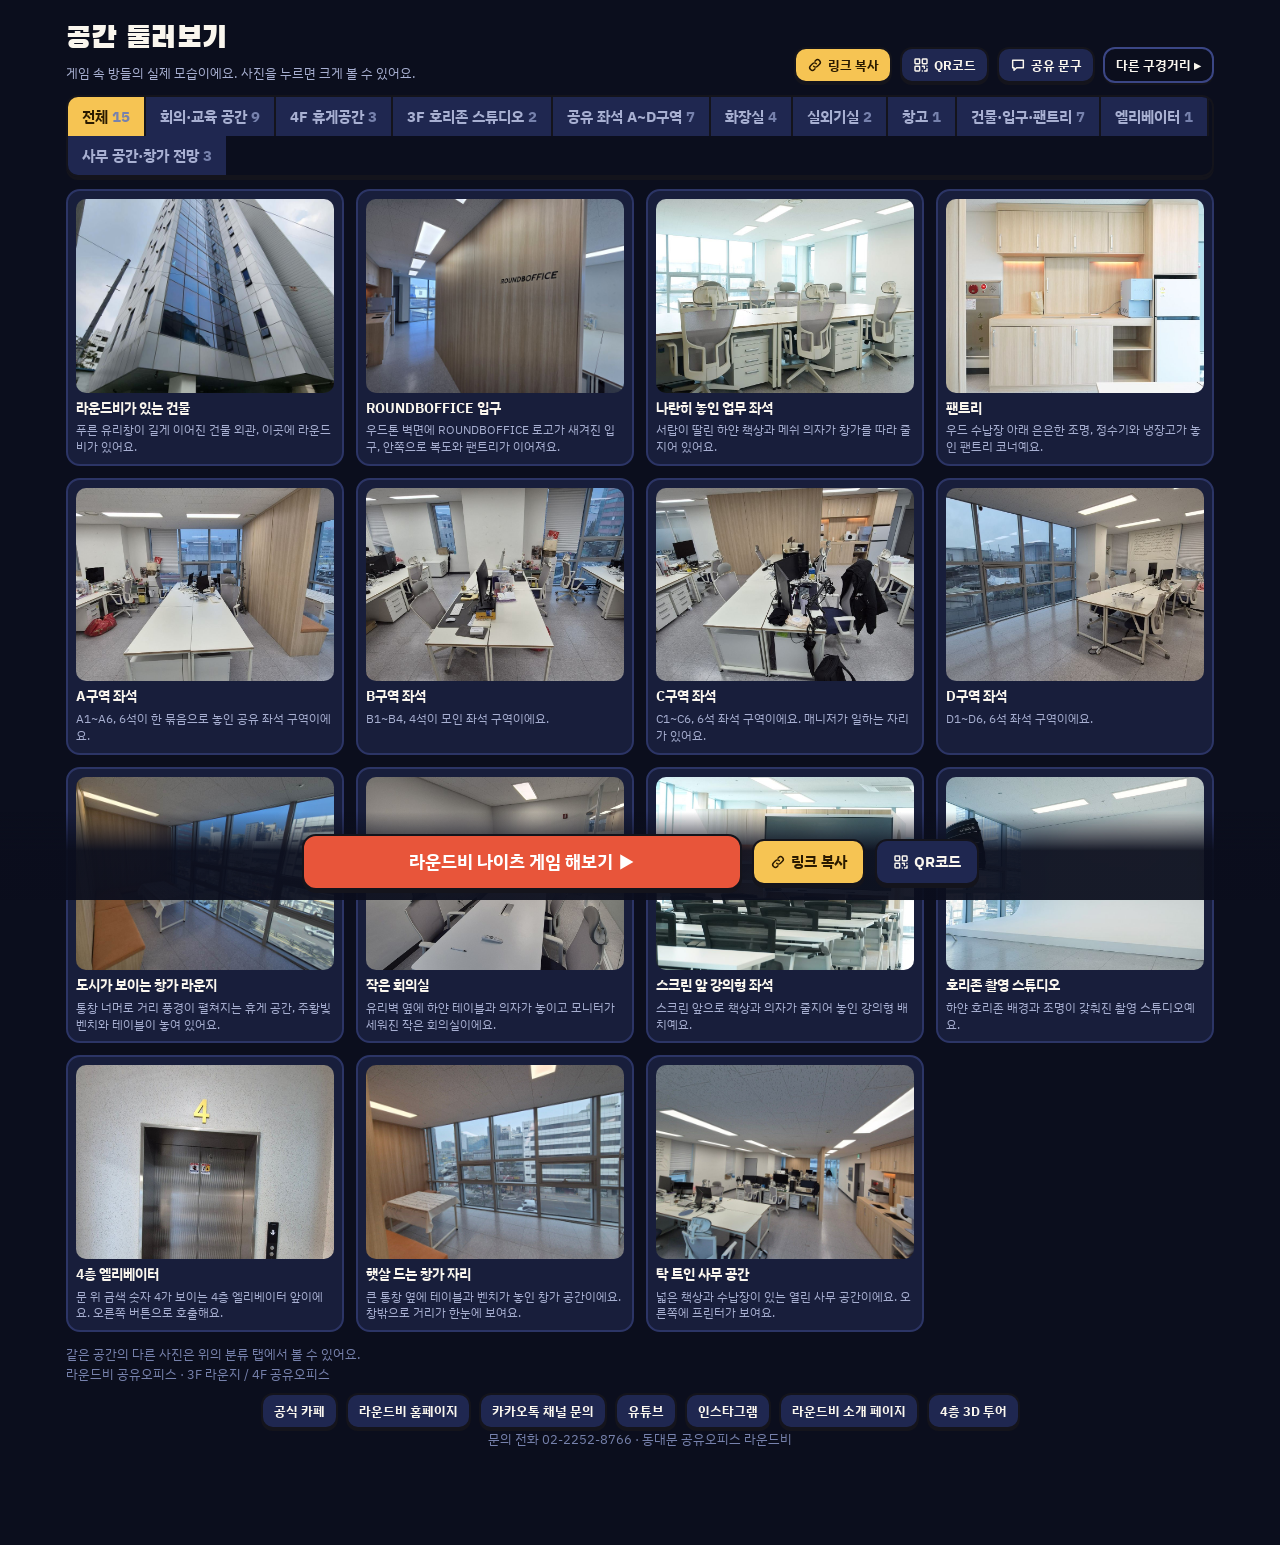
<file: gallery/index.html>
<!doctype html>
<html lang="ko">
<head>
<meta charset="utf-8">
<meta name="viewport" content="width=device-width,initial-scale=1">
<title>공간 둘러보기 · 라운드비 나이츠</title>
<meta name="description" content="동대문 공유오피스 라운드비 3층 라운지·4층 공유오피스의 실제 사진이에요. 회의실·스튜디오·휴게공간까지 설치 없이 바로 둘러보세요.">
<link rel="canonical" href="https://ksinvaid.github.io/roundb-night-defense/gallery/">
<meta property="og:type" content="website">
<meta property="og:site_name" content="라운드비 나이츠">
<meta property="og:title" content="공간 둘러보기 — 게임 속 방들의 실제 모습">
<meta property="og:description" content="동대문 공유오피스 라운드비 3층 라운지·4층 공유오피스의 실제 사진이에요. 회의실·스튜디오·휴게공간까지 설치 없이 바로 둘러보세요.">
<meta property="og:url" content="https://ksinvaid.github.io/roundb-night-defense/gallery/">
<meta property="og:locale" content="ko_KR">
<meta property="og:image" content="https://ksinvaid.github.io/roundb-night-defense/gallery/og.jpg">
<meta property="og:image:type" content="image/jpeg">
<meta property="og:image:width" content="1200">
<meta property="og:image:height" content="630">
<meta property="og:image:alt" content="공간 둘러보기 — 라운드비 3층 라운지와 4층 공유오피스의 실제 사진">
<meta name="twitter:card" content="summary_large_image">
<meta name="twitter:title" content="공간 둘러보기 — 게임 속 방들의 실제 모습">
<meta name="twitter:description" content="동대문 공유오피스 라운드비 3층 라운지·4층 공유오피스의 실제 사진이에요. 회의실·스튜디오·휴게공간까지 설치 없이 바로 둘러보세요.">
<meta name="twitter:image" content="https://ksinvaid.github.io/roundb-night-defense/gallery/og.jpg">
<meta name="twitter:image:alt" content="공간 둘러보기 — 라운드비 3층 라운지와 4층 공유오피스의 실제 사진">
<meta name="theme-color" content="#0b0e1d">
<link rel="icon" type="image/png" sizes="192x192" href="../img/icon-192.png">
<link rel="icon" type="image/png" sizes="32x32" href="../img/favicon-32.png">
<link rel="apple-touch-icon" sizes="180x180" href="../img/apple-touch-icon.png">
<noscript><meta http-equiv="refresh" content="4;url=../?p=gallery"></noscript>
<style>
html{background:#0b0e1d;color-scheme:dark}
body{margin:0;min-height:100vh;min-height:100dvh;display:grid;place-items:center;padding:20px;box-sizing:border-box;background:radial-gradient(ellipse at 50% 20%,#1f2750 0%,#0b0e1d 70%);color:#faf6ee;font:16px/1.6 "Malgun Gothic","Apple SD Gothic Neo","Noto Sans KR",sans-serif;text-align:center}
main{max-width:460px;display:grid;gap:14px;justify-items:center}
img{width:96px;height:96px;border-radius:50%;border:3px solid #f6c453}
h1{margin:0;font-size:28px;line-height:1.25;word-break:keep-all}
p{margin:0;color:#a8b0d2;word-break:keep-all}
a.go{display:inline-block;padding:12px 24px;border-radius:14px;border:2px solid #14141c;background:#e8553a;color:#fff;font-weight:700;text-decoration:none;box-shadow:0 3px 0 #14141c}
small{color:#7782ad}
</style>
<script>
(function () {
  var go = "../?p=gallery";
  try { var q = new URLSearchParams(location.search); q.set("p", "gallery"); q.delete("v"); go = "../?" + q.toString() + location.hash; } catch (e) {}
  location.replace(go);
})();
</script>
</head>
<body>
<main>
<img src="../img/icon-192.png" alt="" width="96" height="96">
<h1>공간 둘러보기</h1>
<p>동대문 공유오피스 라운드비 3층 라운지·4층 공유오피스의 실제 사진이에요. 회의실·스튜디오·휴게공간까지 설치 없이 바로 둘러보세요.</p>
<a class="go" href="../?p=gallery">바로 열기</a>
<small>라운드비 나이츠 · 동대문 공유오피스 라운드비</small>
</main>
</body>
</html>
</file>
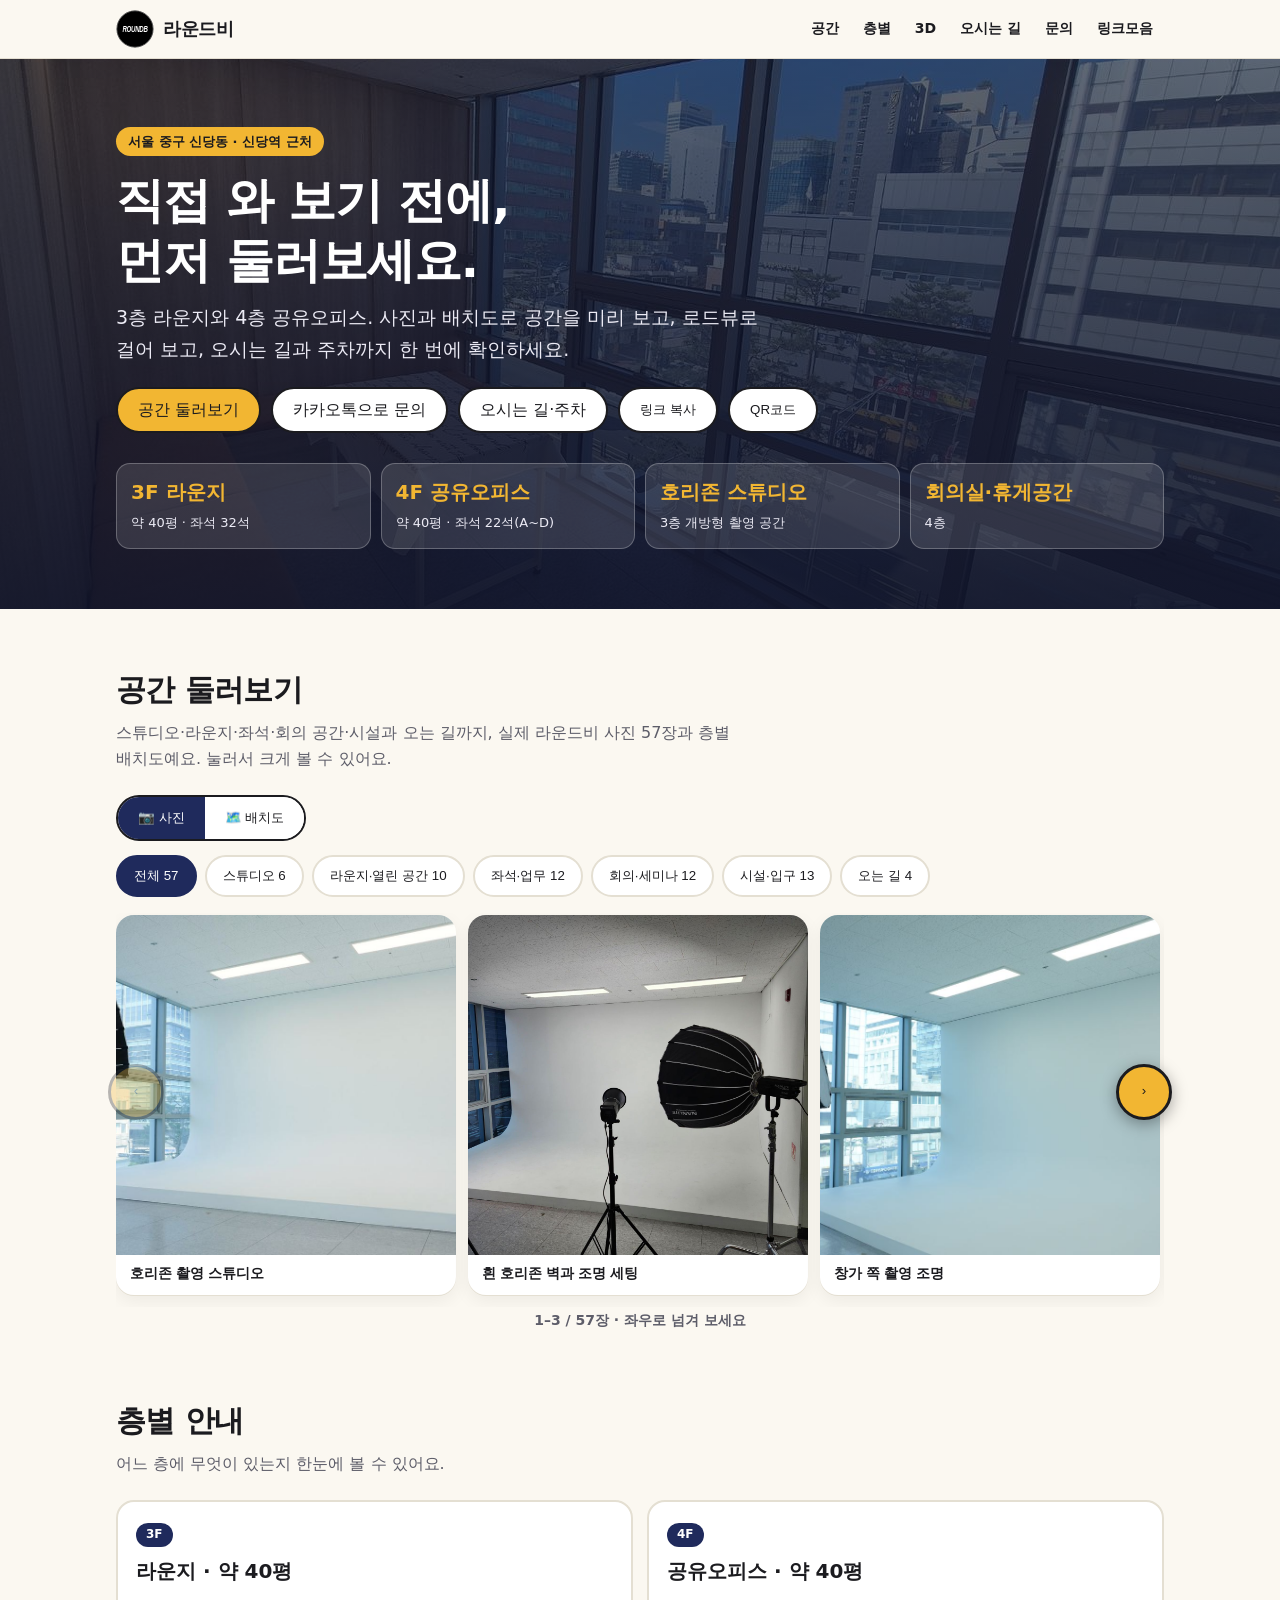
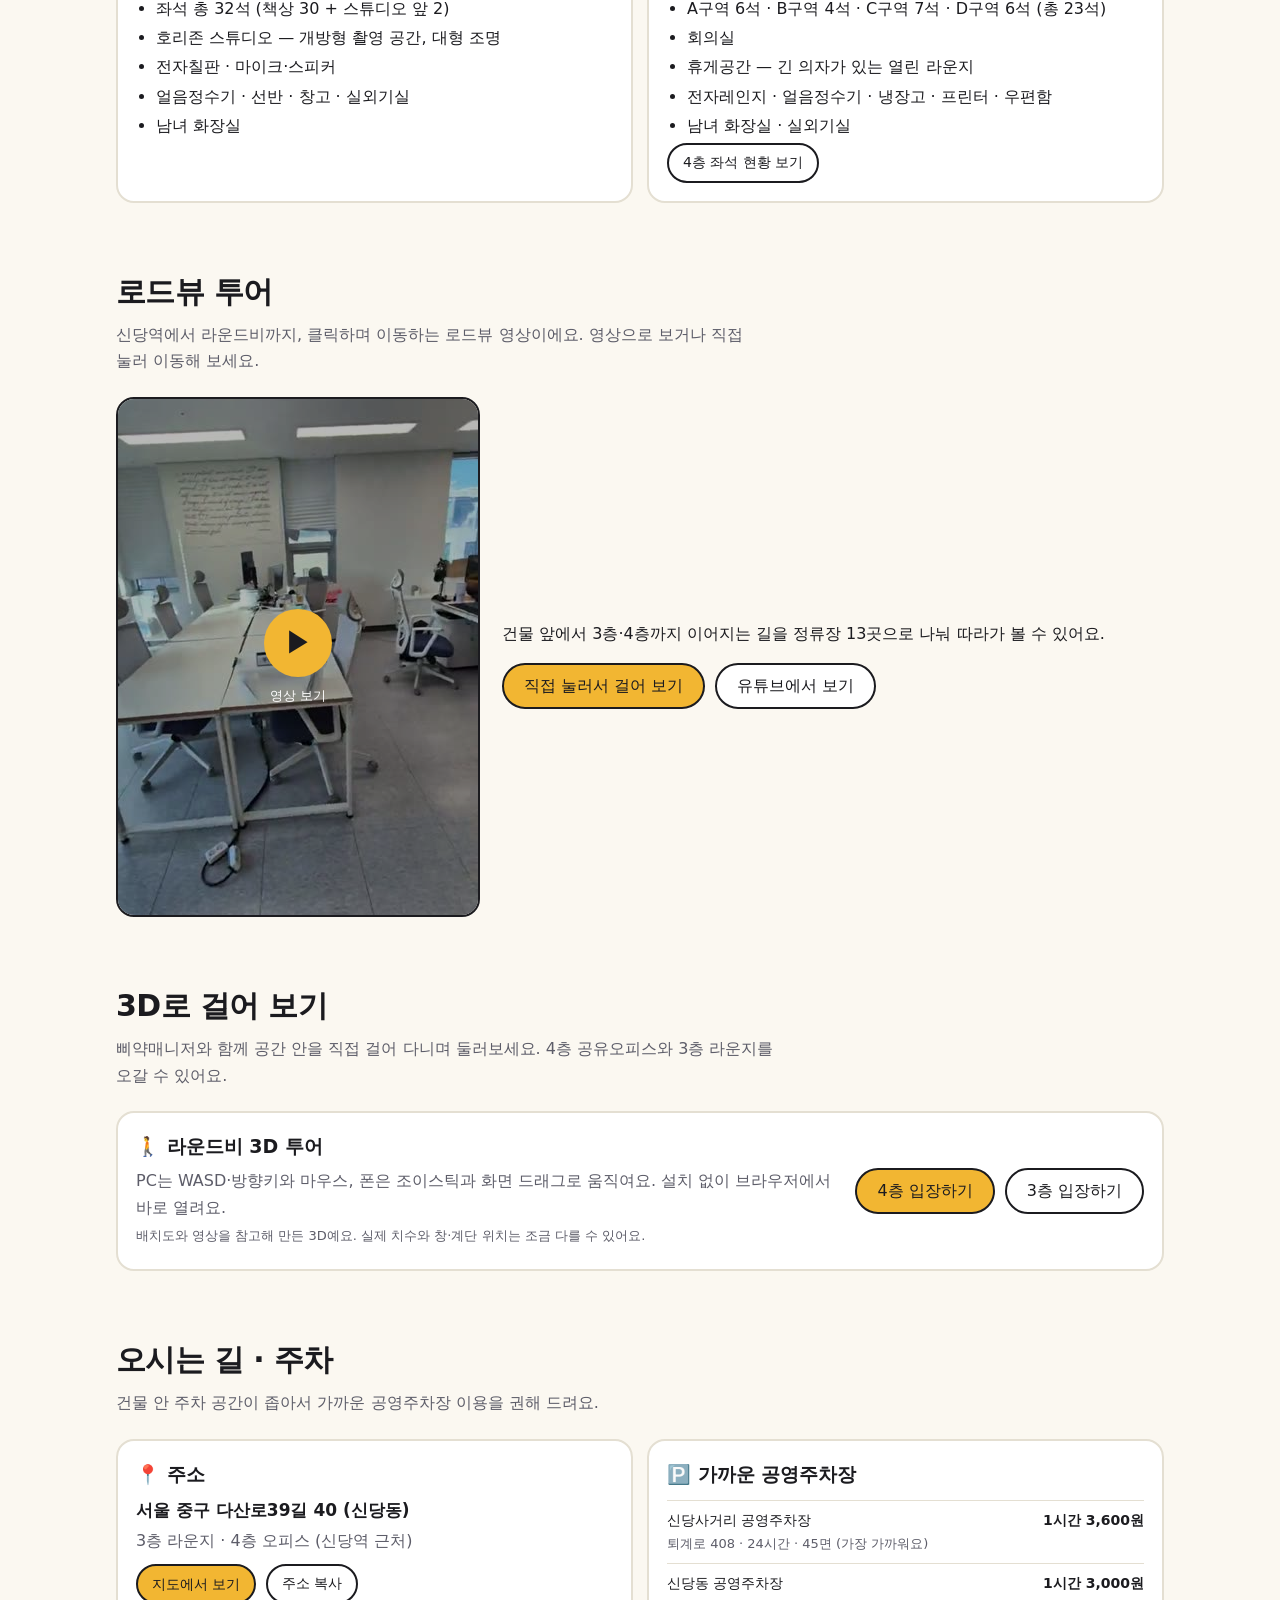
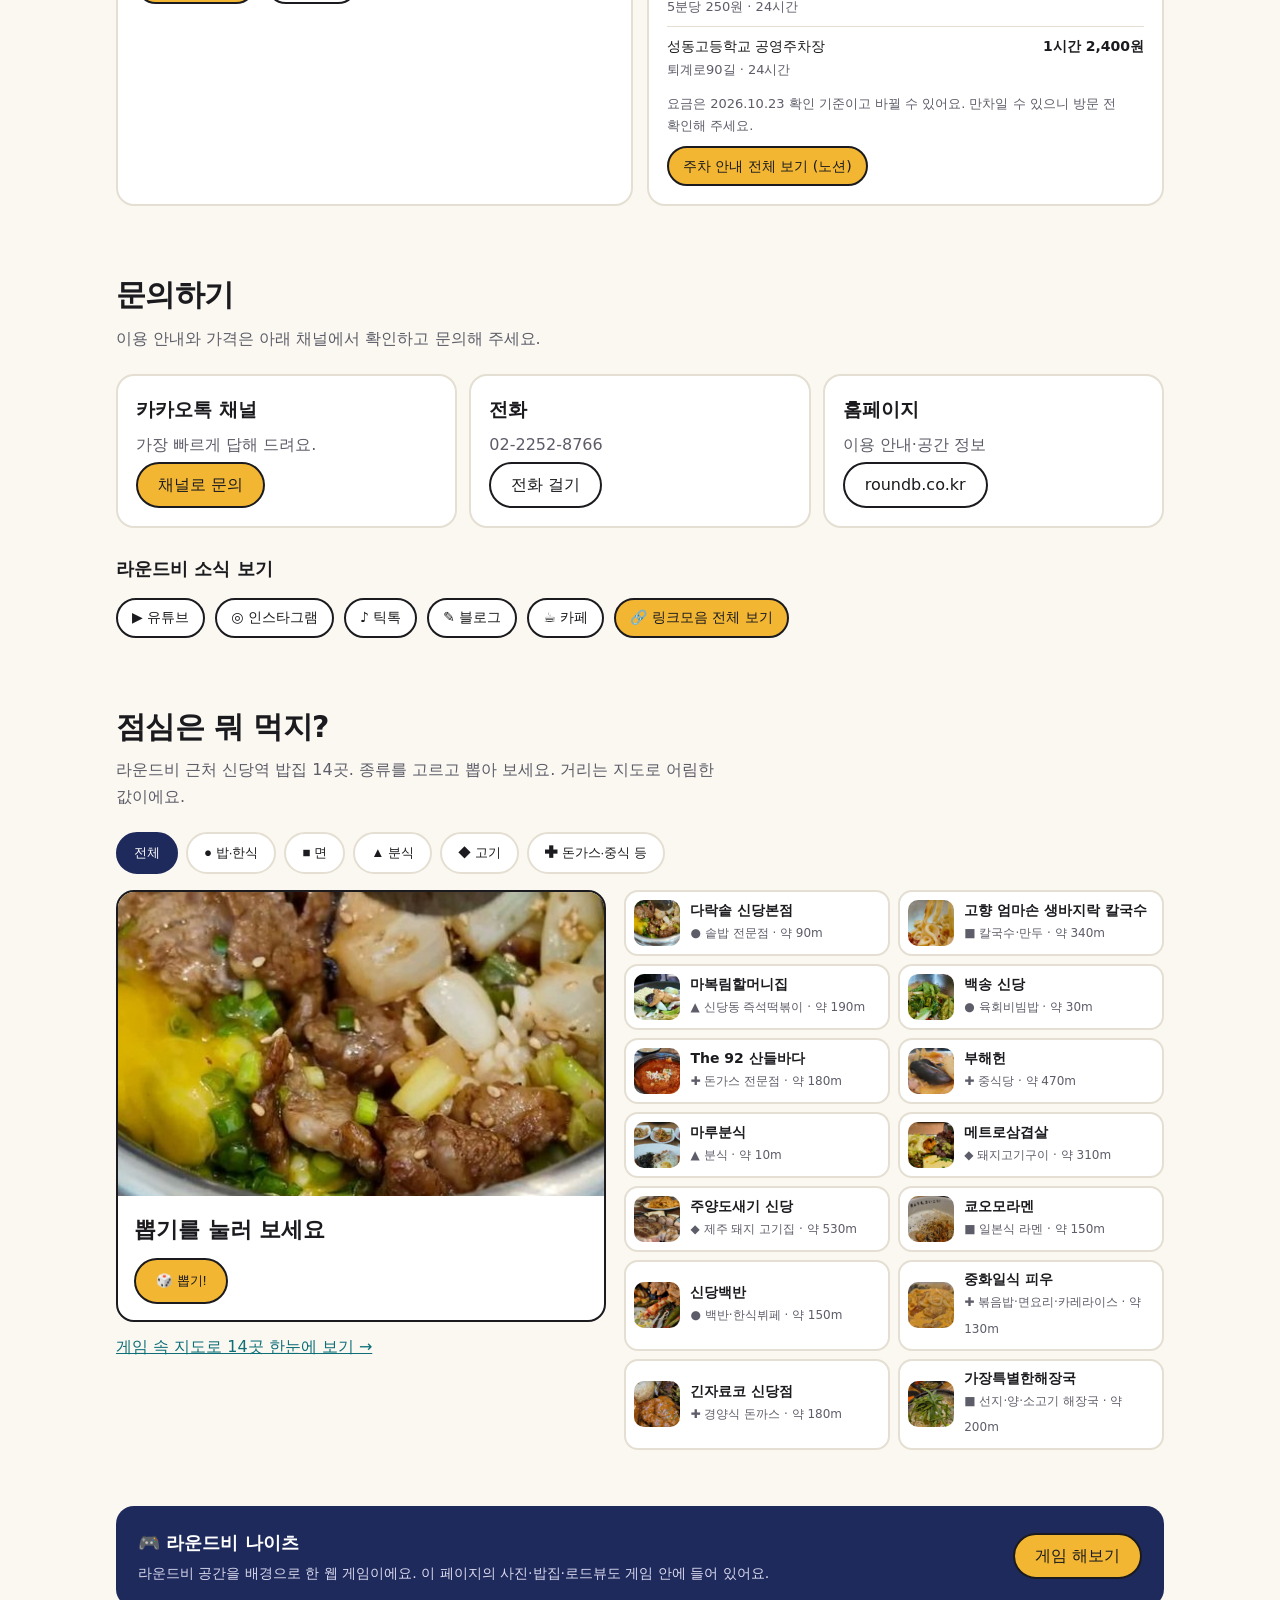
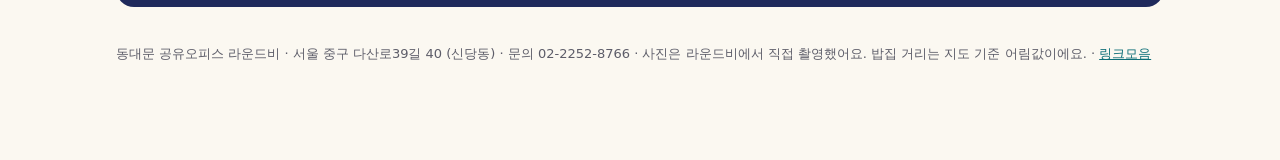
<file: intro/index.html>
<!doctype html>
<html lang="ko">
<head>
<meta charset="utf-8">
<meta name="viewport" content="width=device-width,initial-scale=1,viewport-fit=cover">
<title>라운드비 공유오피스 — 신당역 근처 3층 라운지·4층 공유오피스</title>
<meta name="description" content="서울 중구 신당동 라운드비 공유오피스. 3층 라운지·4층 공유오피스 사진과 배치도, 로드뷰 투어, 주차 안내, 문의까지 한 곳에서 확인하세요.">
<link rel="canonical" href="https://ksinvaid.github.io/roundb-night-defense/intro/">
<meta property="og:type" content="website">
<meta property="og:title" content="라운드비 공유오피스 — 공간 둘러보기 · 배치도 · 주차 안내">
<meta property="og:description" content="신당역 근처 3층 라운지·4층 공유오피스. 사진과 배치도로 미리 둘러보고, 로드뷰로 걸어 보고, 바로 문의하세요.">
<meta property="og:url" content="https://ksinvaid.github.io/roundb-night-defense/intro/">
<meta property="og:image" content="https://ksinvaid.github.io/roundb-night-defense/img/gallery/g08.jpg">
<meta property="og:locale" content="ko_KR">
<meta name="theme-color" content="#1f2a5c">
<script type="application/ld+json">{"@context":"https://schema.org","@type":"LocalBusiness","name":"라운드비 공유오피스","description":"서울 중구 신당동 3층 라운지·4층 공유오피스","telephone":"+82-2-2252-8766","url":"https://roundb.co.kr/","address":{"@type":"PostalAddress","addressCountry":"KR","addressLocality":"서울 중구","streetAddress":"다산로39길 40 (신당동)"}}</script>
<style>
:root{--bg:#fbf8f1;--card:#fff;--ink:#1b1b1f;--mut:#5d5d69;--navy:#1f2a5c;--gold:#f2b632;--teal:#0e6f78;--line:#e4dfd2;--r:18px}
@media (prefers-color-scheme:dark){:root:not([data-th="light"]){--bg:#14172b;--card:#1d2140;--ink:#f4f1e8;--mut:#b9b9cc;--navy:#f2b632;--gold:#f2b632;--teal:#6fd0d8;--line:#333a68}}
*{box-sizing:border-box}html{scroll-behavior:smooth;scroll-padding-top:70px}
body{margin:0;background:var(--bg);color:var(--ink);font:16px/1.65 "Apple SD Gothic Neo","Malgun Gothic","Noto Sans KR",system-ui,sans-serif;-webkit-text-size-adjust:100%;word-break:keep-all;overflow-wrap:break-word}
img{max-width:100%;display:block}a{color:var(--teal)}
.wrap{max-width:1080px;margin:0 auto;padding:0 16px}
header{position:sticky;top:0;z-index:20;background:color-mix(in srgb,var(--bg) 92%,transparent);backdrop-filter:blur(8px);border-bottom:1px solid var(--line)}
.hd{display:flex;align-items:center;gap:12px;height:58px}
.logo{display:flex;align-items:center;gap:9px;font-weight:900;font-size:18px;letter-spacing:-.5px;color:var(--ink);text-decoration:none;white-space:nowrap}
.logo svg{width:38px;height:38px;flex:none}
nav{margin-left:auto;display:flex;gap:2px;overflow-x:auto;scrollbar-width:none}
nav a{white-space:nowrap;padding:8px 11px;border-radius:999px;color:var(--ink);text-decoration:none;font-size:14px;font-weight:700}
nav a:hover{background:var(--line)}
@media (max-width:640px){.hd{gap:6px}nav a{padding:8px 7px;font-size:13px}.logo svg{width:32px;height:32px}.logo{font-size:16px}}
.btn{display:inline-flex;align-items:center;justify-content:center;gap:6px;min-height:46px;padding:0 20px;border-radius:999px;border:2px solid var(--ink);background:var(--card);color:var(--ink);font:700 15px/1 inherit;text-decoration:none;cursor:pointer}
.btn.pri{background:var(--gold);border-color:#1b1b1f;color:#1b1b1f}
.btn.sm{min-height:40px;padding:0 14px;font-size:14px}
.btn:focus-visible,nav a:focus-visible,.tab:focus-visible,.chip:focus-visible,.ph:focus-visible,.seg button:focus-visible{outline:3px solid var(--teal);outline-offset:2px}
.hero{position:relative;color:#fff;background:#10142a}
.hero img.bg{position:absolute;inset:0;width:100%;height:100%;object-fit:cover;opacity:.55}
.hero:after{content:"";position:absolute;inset:0;background:linear-gradient(180deg,rgba(16,20,42,.35),rgba(16,20,42,.88))}
.hero .wrap{position:relative;z-index:1;padding-top:68px;padding-bottom:60px}
.kicker{display:inline-block;background:var(--gold);color:#1b1b1f;font-weight:800;font-size:13px;padding:4px 12px;border-radius:999px}
h1{font-size:clamp(28px,6vw,48px);line-height:1.25;margin:14px 0 12px;letter-spacing:-1px;font-weight:900}
.lead{font-size:clamp(16px,2.4vw,19px);max-width:660px;margin:0 0 22px;color:#ecebf5}
.cta{display:flex;flex-wrap:wrap;gap:10px}
.facts{display:grid;grid-template-columns:repeat(auto-fit,minmax(150px,1fr));gap:10px;margin-top:30px}
.fact{background:rgba(255,255,255,.12);border:1px solid rgba(255,255,255,.25);border-radius:14px;padding:12px 14px}
.fact b{display:block;font-size:20px;color:var(--gold)}.fact span{font-size:13px;color:#ecebf5}
section{padding:56px 0 8px}
h2{font-size:clamp(22px,4vw,30px);margin:0 0 6px;letter-spacing:-.6px;font-weight:900}
.sub{color:var(--mut);margin:0 0 22px;max-width:660px}
.seg{display:inline-flex;border:2px solid var(--ink);border-radius:999px;overflow:hidden;margin-bottom:14px}
.seg button{min-height:42px;padding:0 20px;border:0;background:var(--card);color:var(--ink);font:800 14px/1 inherit;cursor:pointer}
.seg button[aria-pressed=true]{background:var(--navy);color:#fff}
@media (prefers-color-scheme:dark){:root:not([data-th="light"]) .seg button[aria-pressed=true],:root:not([data-th="light"]) .tab[aria-pressed=true],:root:not([data-th="light"]) .chip[aria-pressed=true]{color:#1b1b1f}}
.tabs{display:flex;gap:8px;flex-wrap:wrap;margin-bottom:16px}
.tab,.chip{min-height:42px;padding:0 16px;border-radius:999px;border:2px solid var(--line);background:var(--card);color:var(--ink);font:700 14px/1 inherit;cursor:pointer}
.tab[aria-pressed=true],.chip[aria-pressed=true]{background:var(--navy);border-color:var(--navy);color:#fff}
.car{position:relative}
.grid{display:flex;gap:12px;overflow-x:auto;scroll-snap-type:x mandatory;scroll-behavior:smooth;scrollbar-width:none;-webkit-overflow-scrolling:touch;padding:2px 2px 12px}
.grid::-webkit-scrollbar{display:none}
.grid .ph{flex:0 0 min(80%,340px);scroll-snap-align:start}
.arw{position:absolute;top:calc(50% - 46px);z-index:3;width:56px;height:56px;border-radius:50%;border:3px solid #1b1b1f;background:var(--gold);color:#1b1b1f;font:900 30px/1 inherit;padding:0 0 3px;cursor:pointer;box-shadow:0 4px 16px rgba(0,0,0,.35)}
.arw.pv{left:-8px}.arw.nx{right:-8px}
.arw:hover{background:#ffd264}.arw:focus-visible{outline:3px solid var(--teal);outline-offset:3px}
.arw[disabled]{opacity:.3;cursor:default;box-shadow:none}
.cnt{text-align:center;color:var(--mut);font-size:14px;font-weight:700;margin:2px 0 0}
@media (max-width:520px){.grid{gap:10px}.grid .ph{flex-basis:78%}.ph span{padding:8px 10px 10px;font-size:13px}.arw{width:48px;height:48px;font-size:26px;top:calc(50% - 40px)}.arw.pv{left:-4px}.arw.nx{right:-4px}}
.ph{padding:0;border:0;background:var(--card);border-radius:var(--r);overflow:hidden;text-align:left;cursor:pointer;box-shadow:0 1px 0 var(--line),0 6px 18px rgba(0,0,0,.06)}
.ph img{width:100%;aspect-ratio:1/1;object-fit:cover}
.ph span{display:block;padding:10px 14px 12px;font-weight:700;font-size:14px;color:var(--ink)}
.plans{display:grid;grid-template-columns:repeat(2,minmax(0,1fr));gap:14px}
@media (max-width:640px){.plans{grid-template-columns:1fr}}
.plan{background:var(--card);border:2px solid var(--line);border-radius:var(--r);overflow:hidden;padding:0;cursor:pointer;text-align:left;color:var(--ink);font:inherit}
.plan img{width:100%;height:auto}
.plan span{display:block;padding:10px 14px;font-weight:800}
.fl{display:grid;grid-template-columns:repeat(2,minmax(0,1fr));gap:14px}
@media (max-width:760px){.fl{grid-template-columns:1fr}}
.flc{background:var(--card);border:2px solid var(--line);border-radius:var(--r);padding:18px}
.flc h3{margin:0 0 4px;font-size:20px;font-weight:900}.flc .tg{display:inline-block;background:var(--navy);color:#fff;border-radius:999px;font-size:12px;font-weight:800;padding:2px 10px;margin-bottom:8px}
@media (prefers-color-scheme:dark){:root:not([data-th="light"]) .flc .tg{color:#1b1b1f}}
.flc ul{margin:8px 0 0;padding-left:20px}.flc li{margin:3px 0}
.road{display:grid;grid-template-columns:minmax(0,.55fr) minmax(0,1fr);gap:22px;align-items:center}
@media (max-width:760px){.road{grid-template-columns:1fr}.road .poster{max-width:260px}}
.poster{position:relative;border-radius:var(--r);overflow:hidden;border:2px solid var(--ink);background:#000;aspect-ratio:9/16;max-height:520px;margin:0 auto;width:100%}
.poster img{width:100%;height:100%;object-fit:cover}
.poster button{position:absolute;inset:0;border:0;background:rgba(0,0,0,.28);color:#fff;font:900 16px/1 inherit;cursor:pointer;display:grid;place-items:center}
.poster button b{width:68px;height:68px;border-radius:50%;background:var(--gold);color:#1b1b1f;font-size:26px;line-height:68px;text-align:center;display:block;margin:0 auto 10px}
.poster iframe{width:100%;height:100%;border:0}
.way{display:grid;grid-template-columns:repeat(2,minmax(0,1fr));gap:14px}
@media (max-width:760px){.way{grid-template-columns:1fr}}
.box{background:var(--card);border:2px solid var(--line);border-radius:var(--r);padding:18px}
.box h3{margin:0 0 6px;font-size:19px;font-weight:900}.box p{margin:4px 0;color:var(--mut)}
.box .big{color:var(--ink);font-weight:800;font-size:17px}
.pk{margin:10px 0 0;padding:0;list-style:none}.pk li{display:flex;justify-content:space-between;gap:10px;padding:8px 0;border-top:1px solid var(--line);font-size:14px}.pk b{white-space:nowrap}
.note{font-size:13px;color:var(--mut)}
.ct{display:grid;grid-template-columns:repeat(auto-fit,minmax(220px,1fr));gap:12px}
.soc{display:flex;flex-wrap:wrap;gap:10px;margin-top:14px}
.lunch{display:grid;grid-template-columns:minmax(0,1fr) minmax(0,1.1fr);gap:18px;align-items:start}
@media (max-width:760px){.lunch{grid-template-columns:1fr}}
.pick{background:var(--card);border:2px solid var(--ink);border-radius:var(--r);overflow:hidden}
.pick img{width:100%;aspect-ratio:16/10;object-fit:cover;background:var(--line)}
.pick .in{padding:16px}.pick h3{margin:0 0 2px;font-size:22px;font-weight:900}
.tag{display:inline-block;font-size:13px;font-weight:800;border:2px solid var(--ink);border-radius:999px;padding:1px 10px;margin:0 6px 6px 0}
.pick p{margin:4px 0;color:var(--mut)}
.shops{display:grid;grid-template-columns:repeat(2,minmax(0,1fr));gap:8px}
.shop{display:flex;gap:10px;align-items:center;padding:8px;border:2px solid var(--line);border-radius:14px;background:var(--card);cursor:pointer;text-align:left;color:var(--ink);font:inherit}
.shop img{width:46px;height:46px;border-radius:10px;object-fit:cover;flex:none}
.shop b{display:block;font-size:14px;line-height:1.3}.shop small{color:var(--mut);font-size:12px}
.shop[aria-current=true]{border-color:var(--navy);box-shadow:0 0 0 3px var(--gold)}
.game{margin:56px 0 0;padding:22px;border-radius:var(--r);background:var(--navy);color:#fff;display:flex;flex-wrap:wrap;gap:14px;align-items:center}
@media (prefers-color-scheme:dark){:root:not([data-th="light"]) .game{background:#262c57}}
.game div{flex:1 1 260px}.game b{font-size:18px}.game p{margin:4px 0 0;color:#d9d9ee;font-size:14px}
footer{padding:28px 0 96px;color:var(--mut);font-size:13px}
.sticky{position:fixed;left:0;right:0;bottom:0;z-index:25;display:none;gap:8px;padding:10px 12px calc(10px + env(safe-area-inset-bottom));background:color-mix(in srgb,var(--bg) 94%,transparent);backdrop-filter:blur(8px);border-top:1px solid var(--line)}
.sticky .btn{flex:1;min-height:48px}
@media (max-width:760px){.sticky{display:flex}}
.lb{position:fixed;inset:0;z-index:50;background:rgba(10,12,26,.92);display:none;align-items:center;justify-content:center;flex-direction:column;padding:16px}
.lb.on{display:flex}.lb img{max-height:78vh;max-width:100%;border-radius:12px;background:#fff}
.lb p{color:#fff;font-weight:700;margin:12px 0 0;text-align:center}
.lb button{position:absolute;top:12px;right:12px;min-width:46px;min-height:46px;border-radius:50%;border:0;background:var(--gold);color:#1b1b1f;font:900 20px/1 inherit;cursor:pointer}
.lb .nx,.lb .pv{top:50%;transform:translateY(-50%)}.lb .pv{left:12px;right:auto}
</style>
</head>
<body>
<header><div class="wrap hd">
  <a class="logo" href="#top" aria-label="라운드비 처음으로">
    <svg viewBox="0 0 44 44" aria-hidden="true"><circle cx="22" cy="22" r="21" fill="#000" stroke="#555" stroke-width="1"/><text x="22" y="25.6" text-anchor="middle" font-family="Arial,Helvetica,sans-serif" font-size="10" font-weight="800" font-style="italic" fill="#fff" textLength="29" lengthAdjust="spacingAndGlyphs">ROUNDB</text></svg>
    라운드비
  </a>
  <nav aria-label="바로가기"><a href="#space">공간</a><a href="#floors">층별</a><a href="#tour">3D</a><a href="#way">오시는 길</a><a href="#contact">문의</a><a href="links/">링크모음</a></nav>
</div></header>

<main id="top">
<div class="hero">
  <img class="bg" src="../img/gallery/g08.jpg" alt="" fetchpriority="high">
  <div class="wrap">
    <span class="kicker">서울 중구 신당동 · 신당역 근처</span>
    <h1>직접 와 보기 전에,<br>먼저 둘러보세요.</h1>
    <p class="lead">3층 라운지와 4층 공유오피스. 사진과 배치도로 공간을 미리 보고, 로드뷰로 걸어 보고, 오시는 길과 주차까지 한 번에 확인하세요.</p>
    <div class="cta">
      <a class="btn pri" href="#space">공간 둘러보기</a>
      <a class="btn" style="background:#fff" href="https://pf.kakao.com/_guxfxlX" target="_blank" rel="noopener noreferrer">카카오톡으로 문의</a>
      <a class="btn" style="background:#fff" href="#way">오시는 길·주차</a>
      <button class="btn" id="shL" type="button" style="background:#fff">링크 복사</button>
      <button class="btn" id="shQ" type="button" style="background:#fff">QR코드</button>
    </div>
    <div class="facts">
      <div class="fact"><b>3F 라운지</b><span>약 40평 · 좌석 32석</span></div>
      <div class="fact"><b>4F 공유오피스</b><span>약 40평 · 좌석 22석(A~D)</span></div>
      <div class="fact"><b>호리존 스튜디오</b><span>3층 개방형 촬영 공간</span></div>
      <div class="fact"><b>회의실·휴게공간</b><span>4층</span></div>
    </div>
  </div>
</div>

<div class="wrap">
<section id="space" aria-labelledby="h-space">
  <h2 id="h-space">공간 둘러보기</h2>
  <p class="sub">스튜디오·라운지·좌석·회의 공간·시설과 오는 길까지, 실제 라운드비 사진 57장과 층별 배치도예요. 눌러서 크게 볼 수 있어요.</p>
  <div class="seg" role="group" aria-label="보기 방식"><button type="button" id="sp1" aria-pressed="true">📷 사진</button><button type="button" id="sp2" aria-pressed="false">🗺️ 배치도</button></div>
  <div id="photos">
    <div class="tabs" id="tabs" role="group" aria-label="공간 분류"></div>
    <div class="car">
      <button type="button" class="arw pv" id="gpv" aria-label="이전 사진" disabled>‹</button>
      <div class="grid" id="grid" tabindex="0" aria-label="공간 사진 (좌우로 넘겨 보세요)"></div>
      <button type="button" class="arw nx" id="gnx" aria-label="다음 사진">›</button>
    </div>
    <p class="cnt" id="gcnt" aria-live="polite"></p>
  </div>
  <div id="plansBox" hidden>
    <div class="plans">
      <button type="button" class="plan" data-p="0"><img src="plan3f.jpg" alt="3층 라운지 배치도: 좌석 1~32번, 호리존 스튜디오, 전자칠판, 얼음정수기, 창고, 실외기실, 남녀 화장실" loading="lazy"><span>3F 라운지 배치도</span></button>
      <button type="button" class="plan" data-p="1"><img src="plan4f.jpg" alt="4층 공유오피스 배치도: A~D구역 좌석, 회의실, 휴게공간, 전자레인지·얼음정수기·냉장고, 실외기실, 남녀 화장실" loading="lazy"><span>4F 공유오피스 배치도</span></button>
    </div>
    <p class="note" style="margin-top:10px">배치도 기준(2026.09.30 최종본)이에요. 좌석 번호는 3층 1~32번, 4층 A1~D6이에요.</p>
  </div>
</section>

<section id="floors" aria-labelledby="h-fl">
  <h2 id="h-fl">층별 안내</h2>
  <p class="sub">어느 층에 무엇이 있는지 한눈에 볼 수 있어요.</p>
  <div class="fl">
    <div class="flc"><span class="tg">3F</span><h3>라운지 · 약 40평</h3>
      <ul><li>좌석 총 32석 (책상 30 + 스튜디오 앞 2)</li><li>호리존 스튜디오 — 개방형 촬영 공간, 대형 조명</li><li>전자칠판 · 마이크·스피커</li><li>얼음정수기 · 선반 · 창고 · 실외기실</li><li>남녀 화장실</li></ul></div>
    <div class="flc"><span class="tg">4F</span><h3>공유오피스 · 약 40평</h3>
      <ul><li>A구역 6석 · B구역 4석 · C구역 7석 · D구역 6석 (총 23석)</li><li>회의실</li><li>휴게공간 — 긴 의자가 있는 열린 라운지</li><li>전자레인지 · 얼음정수기 · 냉장고 · 프린터 · 우편함</li><li>남녀 화장실 · 실외기실</li></ul><a class="btn sm" href="https://roundb-seat-board-hyunwoo.roundb-metaverse.workers.dev/share" target="_blank" rel="noopener noreferrer">4층 좌석 현황 보기</a></div>
  </div>
</section>

<section id="road" aria-labelledby="h-road">
  <h2 id="h-road">로드뷰 투어</h2>
  <p class="sub">신당역에서 라운드비까지, 클릭하며 이동하는 로드뷰 영상이에요. 영상으로 보거나 직접 눌러 이동해 보세요.</p>
  <div class="road">
    <div class="poster" id="poster">
      <img src="../roadview/poster.jpg" alt="로드뷰 투어 영상 미리보기" loading="lazy">
      <button type="button" id="play" aria-label="로드뷰 투어 영상 재생"><span><b>▶</b>영상 보기</span></button>
    </div>
    <div>
      <p>건물 앞에서 3층·4층까지 이어지는 길을 정류장 13곳으로 나눠 따라가 볼 수 있어요.</p>
      <div class="cta">
        <a class="btn pri" href="../road/">직접 눌러서 걸어 보기</a>
        <a class="btn" href="https://www.youtube.com/watch?v=zQr1TnnuXpA" target="_blank" rel="noopener noreferrer">유튜브에서 보기</a>
      </div>
    </div>
  </div>
</section>

<section id="tour" aria-labelledby="h-tour">
  <h2 id="h-tour">3D로 걸어 보기</h2>
  <p class="sub">삐약매니저와 함께 공간 안을 직접 걸어 다니며 둘러보세요. 4층 공유오피스와 3층 라운지를 오갈 수 있어요.</p>
  <div class="box" style="display:flex;flex-wrap:wrap;gap:16px;align-items:center;justify-content:space-between">
    <div style="flex:1 1 280px">
      <h3>🚶 라운드비 3D 투어</h3>
      <p>PC는 WASD·방향키와 마우스, 폰은 조이스틱과 화면 드래그로 움직여요. 설치 없이 브라우저에서 바로 열려요.</p>
      <p class="note">배치도와 영상을 참고해 만든 3D예요. 실제 치수와 창·계단 위치는 조금 다를 수 있어요.</p>
    </div>
    <div class="cta">
      <a class="btn pri" href="https://roundb-metaverse.roundb-metaverse.workers.dev/" target="_blank" rel="noopener noreferrer">4층 입장하기</a>
      <a class="btn" href="https://roundb-metaverse.roundb-metaverse.workers.dev/?floor=3" target="_blank" rel="noopener noreferrer">3층 입장하기</a>
    </div>
  </div>
</section>

<section id="way" aria-labelledby="h-way">
  <h2 id="h-way">오시는 길 · 주차</h2>
  <p class="sub">건물 안 주차 공간이 좁아서 가까운 공영주차장 이용을 권해 드려요.</p>
  <div class="way">
    <div class="box">
      <h3>📍 주소</h3>
      <p class="big">서울 중구 다산로39길 40 (신당동)</p>
      <p>3층 라운지 · 4층 오피스 (신당역 근처)</p>
      <div class="cta" style="margin-top:10px">
        <a class="btn pri sm" id="map" href="#" target="_blank" rel="noopener noreferrer">지도에서 보기</a>
        <button class="btn sm" id="cp" type="button">주소 복사</button>
      </div>
    </div>
    <div class="box">
      <h3>🅿️ 가까운 공영주차장</h3>
      <ul class="pk">
        <li><span>신당사거리 공영주차장<br><small class="note">퇴계로 408 · 24시간 · 45면 (가장 가까워요)</small></span><b>1시간 3,600원</b></li>
        <li><span>신당동 공영주차장<br><small class="note">5분당 250원 · 24시간</small></span><b>1시간 3,000원</b></li>
        <li><span>성동고등학교 공영주차장<br><small class="note">퇴계로90길 · 24시간</small></span><b>1시간 2,400원</b></li>
      </ul>
      <p class="note">요금은 2026.10.23 확인 기준이고 바뀔 수 있어요. 만차일 수 있으니 방문 전 확인해 주세요.</p>
      <a class="btn pri sm" href="https://billionfundings.notion.site/Ver-1-3-402ead0f1ee780df87ebc4c921f9d189" target="_blank" rel="noopener noreferrer" style="margin-top:6px">주차 안내 전체 보기 (노션)</a>
    </div>
  </div>
</section>

<section id="contact" aria-labelledby="h-ct">
  <h2 id="h-ct">문의하기</h2>
  <p class="sub">이용 안내와 가격은 아래 채널에서 확인하고 문의해 주세요.</p>
  <div class="ct">
    <div class="box"><h3>카카오톡 채널</h3><p>가장 빠르게 답해 드려요.</p><a class="btn pri" href="https://pf.kakao.com/_guxfxlX" target="_blank" rel="noopener noreferrer">채널로 문의</a></div>
    <div class="box"><h3>전화</h3><p>02-2252-8766</p><a class="btn" href="tel:0222528766">전화 걸기</a></div>
    <div class="box"><h3>홈페이지</h3><p>이용 안내·공간 정보</p><a class="btn" href="https://roundb.co.kr/" target="_blank" rel="noopener noreferrer">roundb.co.kr</a></div>
  </div>
  <h3 style="margin:26px 0 0;font-size:18px">라운드비 소식 보기</h3>
  <div class="soc">
    <a class="btn sm" href="https://www.youtube.com/@%EB%9D%BC%EC%9A%B4%EB%93%9C%EB%B9%84%EA%B3%B5%EC%9C%A0%EC%98%A4%ED%94%BC%EC%8A%A4/featured" target="_blank" rel="noopener noreferrer">▶ 유튜브</a>
    <a class="btn sm" href="https://www.instagram.com/roundboffice/" target="_blank" rel="noopener noreferrer">◎ 인스타그램</a>
    <a class="btn sm" href="https://www.tiktok.com/@roundboffice" target="_blank" rel="noopener noreferrer">♪ 틱톡</a>
    <a class="btn sm" href="https://blog.naver.com/roundboffice" target="_blank" rel="noopener noreferrer">✎ 블로그</a>
    <a class="btn sm" href="https://cafe.naver.com/makeamv" target="_blank" rel="noopener noreferrer">☕ 카페</a>
    <a class="btn sm pri" href="links/">🔗 링크모음 전체 보기</a>
  </div>
</section>

<section id="lunch" aria-labelledby="h-lunch">
  <h2 id="h-lunch">점심은 뭐 먹지?</h2>
  <p class="sub">라운드비 근처 신당역 밥집 14곳. 종류를 고르고 뽑아 보세요. 거리는 지도로 어림한 값이에요.</p>
  <div class="tabs" id="chips" role="group" aria-label="음식 종류"></div>
  <div class="lunch">
    <div>
      <div class="pick" aria-live="polite">
        <img id="pimg" src="../img/lunch/01.jpg" alt="">
        <div class="in">
          <span class="tag" id="ptag"></span>
          <h3 id="pname">뽑기를 눌러 보세요</h3>
          <p id="pmenu"></p><p id="pfood"></p><p id="pdist"></p>
          <div class="cta" style="margin-top:10px">
            <button class="btn pri" id="draw" type="button">🎲 뽑기!</button>
            <a class="btn" id="pmap" href="#" target="_blank" rel="noopener noreferrer">지도에서 찾기</a>
          </div>
        </div>
      </div>
      <p style="margin:12px 0 0"><a href="../lunch/">게임 속 지도로 14곳 한눈에 보기 →</a></p>
    </div>
    <div class="shops" id="shops"></div>
  </div>

  <div class="game">
    <div><b>🎮 라운드비 나이츠</b><p>라운드비 공간을 배경으로 한 웹 게임이에요. 이 페이지의 사진·밥집·로드뷰도 게임 안에 들어 있어요.</p></div>
    <a class="btn pri" href="../">게임 해보기</a>
  </div>
</section>
</div>
</main>
<footer><div class="wrap">동대문 공유오피스 라운드비 · 서울 중구 다산로39길 40 (신당동) · 문의 02-2252-8766 · 사진은 라운드비에서 직접 촬영했어요. 밥집 거리는 지도 기준 어림값이에요. · <a href="links/">링크모음</a></div></footer>

<div class="sticky"><a class="btn pri" href="https://pf.kakao.com/_guxfxlX" target="_blank" rel="noopener noreferrer">카카오톡 문의</a><a class="btn" href="tel:0222528766">전화</a></div>

<div class="lb" id="lb" role="dialog" aria-modal="true" aria-label="사진 크게 보기">
  <button type="button" class="cl" aria-label="닫기">✕</button>
  <button type="button" class="pv" aria-label="이전">‹</button>
  <button type="button" class="nx" aria-label="다음">›</button>
  <img id="lbi" alt=""><p id="lbt"></p>
</div>

<script>
(function(){
"use strict";
var $=function(s){return document.querySelector(s)};
var ADDR="서울 중구 다산로39길 40 (신당동)";

/* ── 사진 / 배치도 전환 ── */
function mode(m){$("#sp1").setAttribute("aria-pressed",String(m===1));$("#sp2").setAttribute("aria-pressed",String(m===2));$("#photos").hidden=m!==1;$("#plansBox").hidden=m!==2}
$("#sp1").onclick=function(){mode(1)};$("#sp2").onclick=function(){mode(2)};

/* ── 공간 사진 ── */
var SHOTS=[
 {src:"../img/gallery/g17.jpg",t:"호리존 촬영 스튜디오",g:"스튜디오"},
 {src:"photos/p01.jpg",t:"흰 호리존 벽과 조명 세팅",g:"스튜디오"},
 {src:"photos/p02.jpg",t:"창가 쪽 촬영 조명",g:"스튜디오"},
 {src:"photos/p27.jpg",t:"호리존 스튜디오 — 흰 벽과 소프트박스 조명",g:"스튜디오"},
 {src:"photos/p28.jpg",t:"창가 쪽 스튜디오 전경",g:"스튜디오"},
 {src:"photos/p29.jpg",t:"호리존 스튜디오 측면",g:"스튜디오"},
 {src:"../img/gallery/g08.jpg",t:"도시가 보이는 창가 라운지",g:"라운지·열린 공간"},
 {src:"../img/gallery/g09.jpg",t:"벤치와 테이블이 있는 휴게 코너",g:"라운지·열린 공간"},
 {src:"../img/gallery/g37.jpg",t:"햇살 드는 창가 자리",g:"라운지·열린 공간"},
 {src:"../img/gallery/g38.jpg",t:"통창 전망",g:"라운지·열린 공간"},
 {src:"photos/p03.jpg",t:"나무 파티션과 열린 업무 공간",g:"라운지·열린 공간"},
 {src:"photos/p04.jpg",t:"넓게 트인 실내 공간",g:"라운지·열린 공간"},
 {src:"photos/p05.jpg",t:"창가 선반과 의자",g:"라운지·열린 공간"},
 {src:"photos/p30.jpg",t:"창가를 따라 놓인 벤치 휴게 공간",g:"라운지·열린 공간"},
 {src:"photos/p31.jpg",t:"창가 벤치와 테이블",g:"라운지·열린 공간"},
 {src:"photos/p32.jpg",t:"통창 옆 휴게 코너",g:"라운지·열린 공간"},
 {src:"../img/gallery/g39.jpg",t:"탁 트인 사무 공간",g:"좌석·업무"},
 {src:"../img/gallery/g04.jpg",t:"나란히 놓인 업무 좌석",g:"좌석·업무"},
 {src:"../img/gallery/g23.jpg",t:"A구역 좌석",g:"좌석·업무"},
 {src:"../img/gallery/g32.jpg",t:"B구역 좌석",g:"좌석·업무"},
 {src:"../img/gallery/g33.jpg",t:"C구역 좌석",g:"좌석·업무"},
 {src:"../img/gallery/g24.jpg",t:"D구역 좌석",g:"좌석·업무"},
 {src:"photos/p06.jpg",t:"줄지어 놓인 업무 책상",g:"좌석·업무"},
 {src:"photos/p07.jpg",t:"모니터가 있는 업무 좌석",g:"좌석·업무"},
 {src:"photos/p08.jpg",t:"메시 의자와 넓은 책상",g:"좌석·업무"},
 {src:"photos/p09.jpg",t:"서랍 달린 책상과 의자",g:"좌석·업무"},
 {src:"photos/p10.jpg",t:"창가 쪽 책상 열",g:"좌석·업무"},
 {src:"photos/p11.jpg",t:"이동식 서랍 수납장",g:"좌석·업무"},
 {src:"../img/gallery/g21.jpg",t:"작은 회의실",g:"회의·세미나"},
 {src:"../img/gallery/g22.jpg",t:"통창이 보이는 회의실",g:"회의·세미나"},
 {src:"../img/gallery/g11.jpg",t:"창가 회의실",g:"회의·세미나"},
 {src:"../img/gallery/g15.jpg",t:"스크린 앞 강의형 좌석",g:"회의·세미나"},
 {src:"photos/p12.jpg",t:"전자칠판이 있는 세미나 공간",g:"회의·세미나"},
 {src:"photos/p13.jpg",t:"접이식 책상과 전자칠판",g:"회의·세미나"},
 {src:"photos/p14.jpg",t:"소규모 회의실",g:"회의·세미나"},
 {src:"photos/p15.jpg",t:"유리 파티션으로 나뉜 공간",g:"회의·세미나"},
 {src:"photos/p16.jpg",t:"탁 트인 유리벽 공간",g:"회의·세미나"},
 {src:"photos/p33.jpg",t:"전자칠판과 선반",g:"회의·세미나"},
 {src:"photos/p34.jpg",t:"세미나실 전경",g:"회의·세미나"},
 {src:"photos/p35.jpg",t:"넓은 교육·세미나 공간(전자칠판)",g:"회의·세미나"},
 {src:"../img/gallery/g01.jpg",t:"라운드비가 있는 건물",g:"시설·입구"},
 {src:"../img/gallery/g02.jpg",t:"ROUNDBOFFICE 입구",g:"시설·입구"},
 {src:"../img/gallery/g07.jpg",t:"팬트리",g:"시설·입구"},
 {src:"../img/gallery/g26.jpg",t:"여자화장실",g:"시설·입구"},
 {src:"../img/gallery/g27.jpg",t:"남자화장실",g:"시설·입구"},
 {src:"../img/gallery/g36.jpg",t:"4층 엘리베이터",g:"시설·입구"},
 {src:"photos/p17.jpg",t:"냉장고와 정수기 선반",g:"시설·입구"},
 {src:"photos/p18.jpg",t:"정수기·냉장고 코너",g:"시설·입구"},
 {src:"photos/p19.jpg",t:"건물 입구 유리문",g:"시설·입구"},
 {src:"photos/p20.jpg",t:"ROUNDBOFFICE 사인 벽",g:"시설·입구"},
 {src:"photos/p21.jpg",t:"건물 1층 외관",g:"시설·입구"},
 {src:"photos/p22.jpg",t:"유리 외벽 건물",g:"시설·입구"},
 {src:"photos/p36.jpg",t:"프린터·정수기·냉장고가 있는 선반",g:"시설·입구"},
 {src:"photos/p23.jpg",t:"신당역 출입구와 횡단보도",g:"오는 길"},
 {src:"photos/p24.jpg",t:"역 출입구 계단과 경사로",g:"오는 길"},
 {src:"photos/p25.jpg",t:"신당역 표지",g:"오는 길"},
 {src:"photos/p26.jpg",t:"건물 근처 횡단보도",g:"오는 길"}
];
var PLANS=[{src:"plan3f.jpg",t:"3F 라운지 배치도"},{src:"plan4f.jpg",t:"4F 공유오피스 배치도"}];
var GS=["전체","스튜디오","라운지·열린 공간","좌석·업무","회의·세미나","시설·입구","오는 길"],cur="전체",view=[],li=0;
function drawTabs(){var tb=$("#tabs");tb.innerHTML="";GS.forEach(function(g){var b=document.createElement("button");b.type="button";b.className="tab";var n=g==="전체"?SHOTS.length:SHOTS.filter(function(s){return s.g===g}).length;b.textContent=g+" "+n;b.setAttribute("aria-pressed",String(g===cur));b.onclick=function(){cur=g;drawTabs();drawGrid()};tb.appendChild(b)})}
function drawGrid(){var gr=$("#grid");gr.innerHTML="";var list=SHOTS.filter(function(s){return cur==="전체"||s.g===cur});
  list.forEach(function(s,i){var b=document.createElement("button");b.type="button";b.className="ph";b.innerHTML='<img loading="lazy" src="'+s.src+'" alt="'+s.t+'"><span>'+s.t+'</span>';b.onclick=function(){openLb(list,i)};gr.appendChild(b)});gr.style.scrollBehavior="auto";gr.scrollLeft=0;gr.style.scrollBehavior="";if(window.upd)upd();setTimeout(function(){if(typeof upd==="function")upd()},0)}
function openLb(list,i){view=list;li=(i+view.length)%view.length;var s=view[li];$("#lbi").src=s.src;$("#lbi").alt=s.t;$("#lbt").textContent=s.t+(view.length>1?"  ("+(li+1)+"/"+view.length+")":"");$("#lb").classList.add("on");$("#lb .cl").focus()}
function closeLb(){$("#lb").classList.remove("on")}
$("#lb .cl").onclick=closeLb;$("#lb .nx").onclick=function(){openLb(view,li+1)};$("#lb .pv").onclick=function(){openLb(view,li-1)};
$("#lb").onclick=function(e){if(e.target.id==="lb")closeLb()};
document.addEventListener("keydown",function(e){if(!$("#lb").classList.contains("on"))return;if(e.key==="Escape")closeLb();else if(e.key==="ArrowRight")openLb(view,li+1);else if(e.key==="ArrowLeft")openLb(view,li-1)});
[].forEach.call(document.querySelectorAll(".plan"),function(b){b.onclick=function(){openLb(PLANS,+b.dataset.p)}});
/* 좌우 넘기기 버튼 + 스와이프(스크롤 스냅) */
function step(){var gr=$("#grid"),f=gr.querySelector(".ph");return f?f.getBoundingClientRect().width+12:300}
function upd(){var gr=$("#grid"),n=gr.children.length,st=step(),first=Math.min(n,Math.round(gr.scrollLeft/st)+1),vis=Math.max(1,Math.floor(gr.clientWidth/st+.25)),last=Math.min(n,first+vis-1);
  $("#gpv").disabled=gr.scrollLeft<4;$("#gnx").disabled=gr.scrollLeft>=gr.scrollWidth-gr.clientWidth-4;
  $("#gcnt").textContent=n?(first===last?first:first+"–"+last)+" / "+n+"장 · 좌우로 넘겨 보세요":""}
function go(d){var gr=$("#grid");gr.scrollBy({left:d*Math.max(step(),Math.round(gr.clientWidth*.8)),behavior:"smooth"})}
$("#gpv").onclick=function(){go(-1)};$("#gnx").onclick=function(){go(1)};
$("#grid").addEventListener("scroll",function(){clearTimeout(upd.t);upd.t=setTimeout(upd,60)},{passive:true});
$("#grid").addEventListener("keydown",function(e){if(e.key==="ArrowRight"){go(1);e.preventDefault()}else if(e.key==="ArrowLeft"){go(-1);e.preventDefault()}});
addEventListener("resize",upd);
drawTabs();drawGrid();upd();

/* ── 오시는 길 ── */
$("#map").href="https://map.naver.com/p/search/"+encodeURIComponent(ADDR);
$("#cp").onclick=function(){var b=this,done=function(){var o=b.textContent;b.textContent="복사했어요 ✓";setTimeout(function(){b.textContent=o},1600)};
  if(navigator.clipboard&&navigator.clipboard.writeText){navigator.clipboard.writeText(ADDR).then(done,function(){prompt("주소를 복사하세요",ADDR)})}else{prompt("주소를 복사하세요",ADDR)}};

/* ── 점심 뽑기 (게임의 밥집 14곳과 같은 목록) ── */
var CAT={all:["전체",""],rice:["밥·한식","●"],noodle:["면","■"],snack:["분식","▲"],meat:["고기","◆"],mix:["돈가스·중식 등","✚"]};
var SH=[
 [1,"다락솥 신당본점","솥밥 전문점","노른자 톡 솥밥","rice",90,-21,"다락솥 신당본점"],
 [2,"고향 엄마손 생바지락 칼국수","칼국수·만두","얼큰 vs 맑은 칼국수","noodle",338,-69,"고향 엄마손 생바지락 칼국수 신당"],
 [3,"마복림할머니집","신당동 즉석떡볶이","즉석떡볶이 + 라면 사리","snack",112,159,"마복림할머니집 신당"],
 [4,"백송 신당","육회비빔밥","나갈 땐 추억의 쫀드기","rice",-29,10,"백송 신당"],
 [5,"The 92 산들바다","돈가스 전문점","김치나베","mix",182,-32,"산들바다 신당"],
 [6,"부해헌","중식당","짬뽕·짜장·군만두","mix",447,-131,"부해헌 신당"],
 [7,"마루분식","분식","알밥·김치볶음밥·라면","snack",-11,9,"마루분식 신당"],
 [8,"메트로삼겹살","돼지고기구이","점심 삼겹살 한 판","meat",291,-113,"메트로삼겹살 신당"],
 [9,"주양도새기 신당","제주 돼지 고기집","제주 돼지 회식","meat",520,-120,"주양도새기 신당"],
 [10,"쿄오모라멘","일본식 라멘","진한 국물 라멘","noodle",101,115,"쿄오모라멘 신당"],
 [11,"신당백반","백반·한식뷔페","먹을 만큼 담는 한식뷔페","rice",80,131,"신당백반"],
 [12,"중화일식 피우","볶음밥·면요리·카레라이스","유린기 볶음밥","mix",83,105,"중화일식 피우 신당"],
 [13,"긴자료코 신당점","경양식 돈까스","데미글라스 소스·밥 무료 추가","mix",165,73,"긴자료코 신당점"],
 [14,"가장특별한해장국","선지·양·소고기 해장국","다데기는 따로 · 간장통 꿀팁","noodle",169,104,"가장특별한해장국 신당"]
].map(function(a){var m=Math.round(Math.hypot(a[5],a[6])/10)*10;return {n:a[0],name:a[1],menu:a[2],food:a[3],cat:a[4],m:m,min:Math.max(1,Math.round(m/70)),q:a[7]}});
var fcat="all",sel=null,timer=0;
function pad(n){return n<10?"0"+n:""+n}
function show(s){
  sel=s;$("#ptag").style.display="";$("#pmap").style.display="";$("#pimg").src="../img/lunch/"+pad(s.n)+".jpg";$("#pimg").alt=s.name+" 음식 사진";
  $("#ptag").textContent=CAT[s.cat][1]+" "+CAT[s.cat][0];$("#pname").textContent=s.name;$("#pmenu").textContent=s.menu;$("#pfood").textContent="🍴 "+s.food;
  $("#pdist").textContent="라운드비에서 약 "+s.m+"m · 걸어서 약 "+s.min+"분 (어림)";
  $("#pmap").href="https://map.naver.com/p/search/"+encodeURIComponent(s.q);
  [].forEach.call(document.querySelectorAll(".shop"),function(b){b.setAttribute("aria-current",String(+b.dataset.n===s.n))});
}
function pool(){return SH.filter(function(s){return fcat==="all"||s.cat===fcat})}
function drawChips(){var c=$("#chips");c.innerHTML="";Object.keys(CAT).forEach(function(k){var b=document.createElement("button");b.type="button";b.className="chip";b.textContent=(CAT[k][1]?CAT[k][1]+" ":"")+CAT[k][0];b.setAttribute("aria-pressed",String(k===fcat));b.onclick=function(){fcat=k;drawChips();drawShops()};c.appendChild(b)})}
function drawShops(){var h=$("#shops");h.innerHTML="";pool().forEach(function(s){var b=document.createElement("button");b.type="button";b.className="shop";b.dataset.n=s.n;
  b.innerHTML='<img loading="lazy" src="../img/lunch/'+pad(s.n)+'.jpg" alt=""><span><b>'+s.name+'</b><small>'+CAT[s.cat][1]+" "+s.menu+" · 약 "+s.m+'m</small></span>';b.onclick=function(){clearInterval(timer);show(s)};h.appendChild(b)});if(sel)show(sel)}
$("#draw").onclick=function(){var p=pool();if(!p.length)return;clearInterval(timer);var t=0,btn=$("#draw");btn.disabled=true;
  timer=setInterval(function(){show(p[Math.floor(Math.random()*p.length)]);if(++t>=12){clearInterval(timer);btn.disabled=false}},85)};
drawChips();drawShops();
$("#pname").textContent="뽑기를 눌러 보세요";["#ptag","#pmenu","#pfood","#pdist"].forEach(function(q){$(q).textContent=""});$("#ptag").style.display="none";$("#pmap").style.display="none";sel=null;
[].forEach.call(document.querySelectorAll(".shop"),function(b){b.setAttribute("aria-current","false")});

/* ── 로드뷰 영상(눌렀을 때만 불러옴) ── */
$("#play").onclick=function(){$("#poster").innerHTML='<iframe src="https://www.youtube-nocookie.com/embed/zQr1TnnuXpA?autoplay=1&rel=0" title="라운드비 로드뷰 투어" allow="autoplay; encrypted-media; picture-in-picture" allowfullscreen></iframe>'};
})();
</script>
<script src="../qr-share.js?v=qr1"></script>
<script>(function(){var U="https://ksinvaid.github.io/roundb-night-defense/intro/",L=document.getElementById("shL"),Q=document.getElementById("shQ");
if(L)L.onclick=function(){var o=L.textContent,done=function(){L.textContent="복사했어요 ✓";setTimeout(function(){L.textContent=o},1600)};if(navigator.clipboard&&navigator.clipboard.writeText){navigator.clipboard.writeText(U).then(done,function(){prompt("주소를 복사하세요",U)})}else{prompt("주소를 복사하세요",U)}};
if(Q)Q.onclick=function(){if(window.RbQR)RbQR.open({title:"라운드비 소개",items:[{label:"",url:U}]});else prompt("주소를 복사하세요",U)};})();</script>
</body>
</html>
</file>
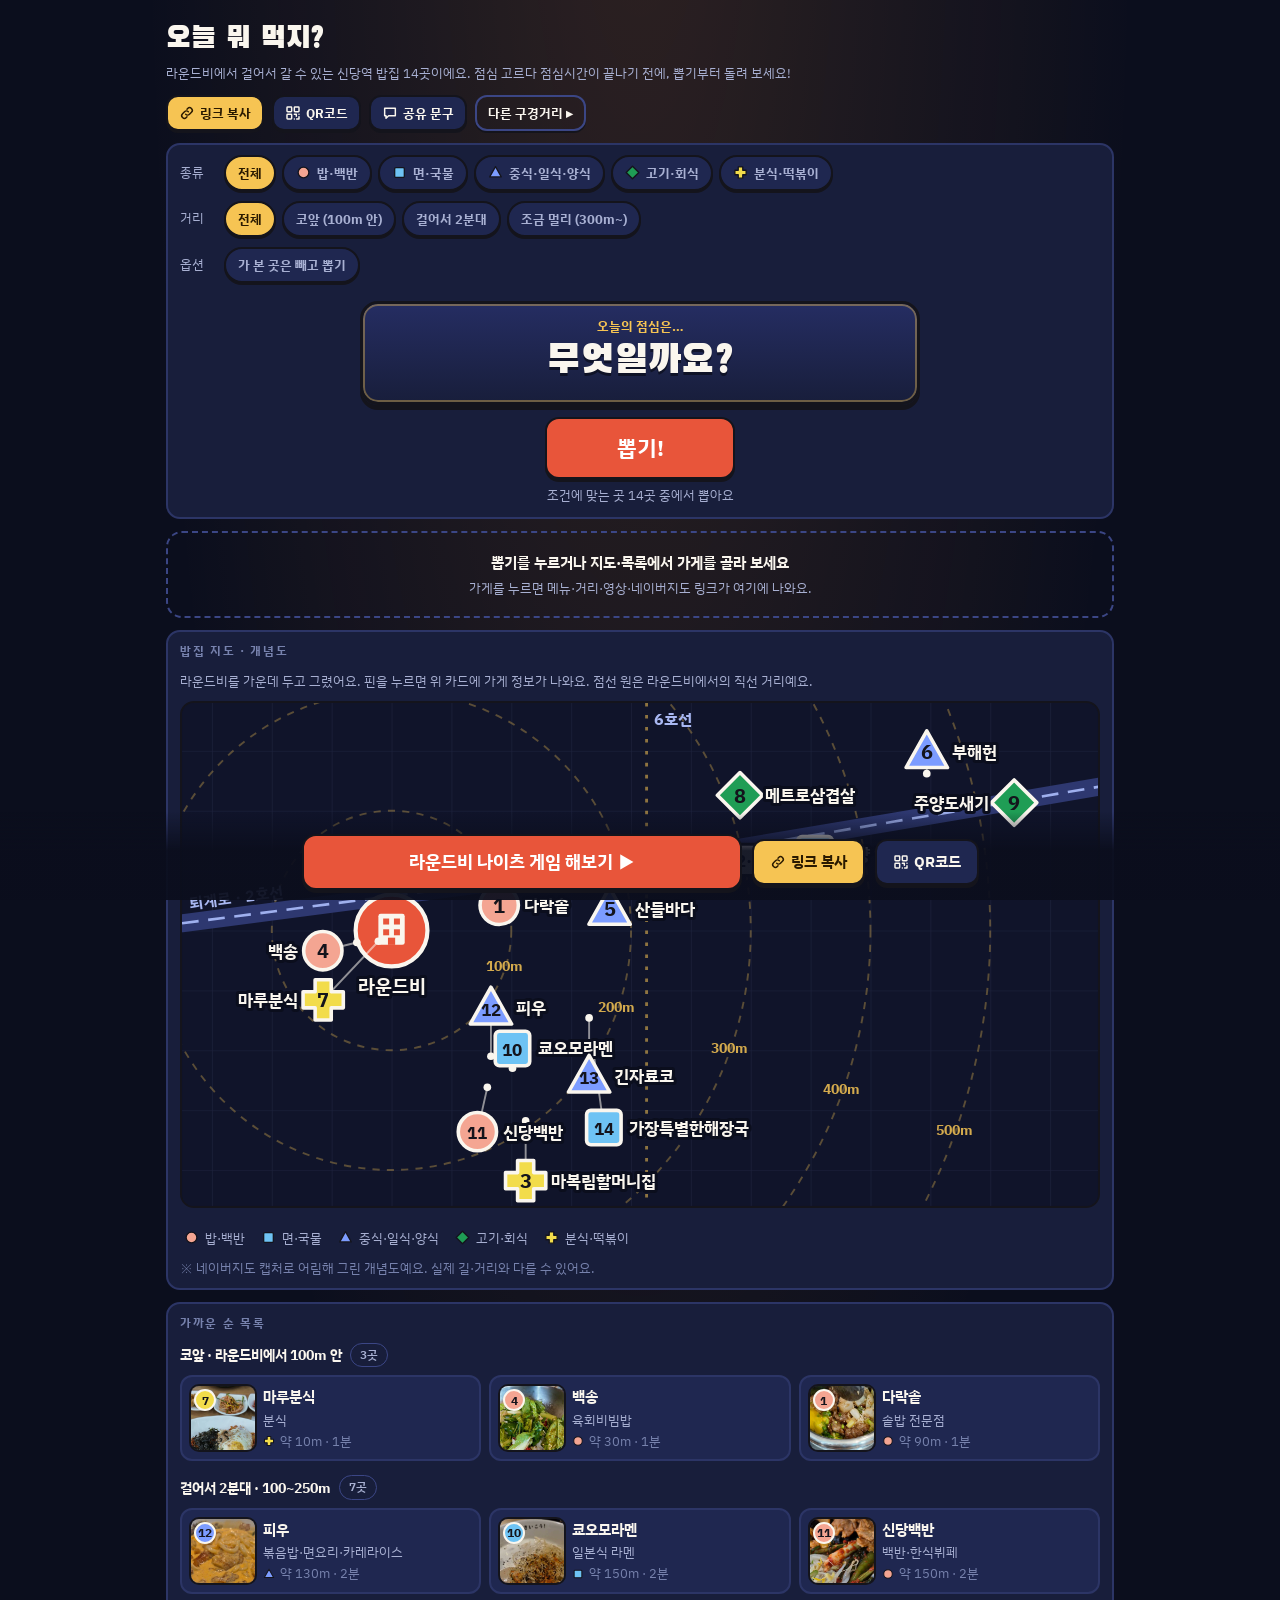
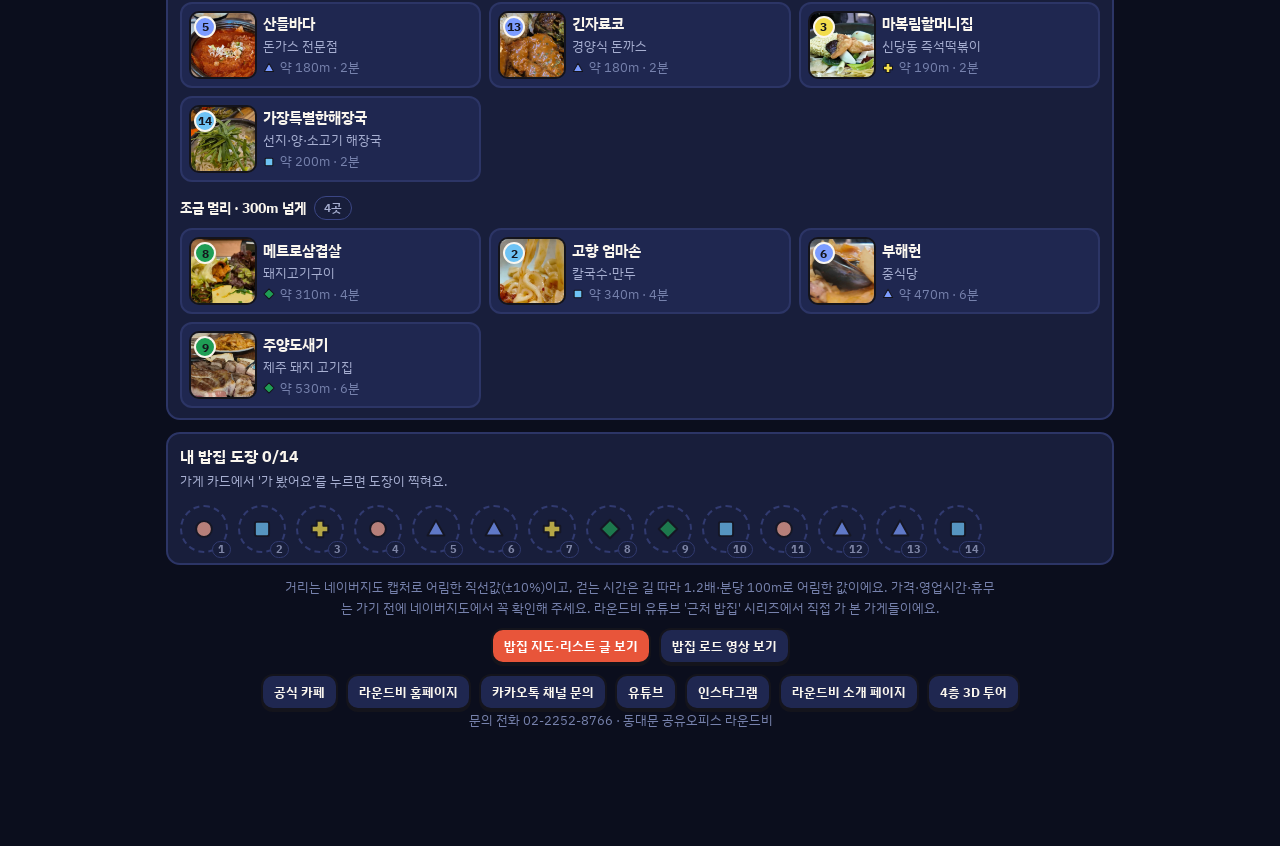
<file: lunch/index.html>
<!doctype html>
<html lang="ko">
<head>
<meta charset="utf-8">
<meta name="viewport" content="width=device-width,initial-scale=1">
<title>오늘 뭐 먹지? · 라운드비 나이츠</title>
<meta name="description" content="라운드비에서 걸어가는 신당역 밥집 14곳! 뽑기를 돌리고 지도로 거리를 확인해 보세요. 설치 없이 링크 하나로 바로 열려요.">
<link rel="canonical" href="https://ksinvaid.github.io/roundb-night-defense/lunch/">
<meta property="og:type" content="website">
<meta property="og:site_name" content="라운드비 나이츠">
<meta property="og:title" content="오늘 뭐 먹지? 라운드비 근처 신당역 밥집 14곳 뽑기">
<meta property="og:description" content="라운드비에서 걸어가는 신당역 밥집 14곳! 뽑기를 돌리고 지도로 거리를 확인해 보세요. 설치 없이 링크 하나로 바로 열려요.">
<meta property="og:url" content="https://ksinvaid.github.io/roundb-night-defense/lunch/">
<meta property="og:locale" content="ko_KR">
<meta property="og:image" content="https://ksinvaid.github.io/roundb-night-defense/lunch/og.jpg">
<meta property="og:image:type" content="image/jpeg">
<meta property="og:image:width" content="1200">
<meta property="og:image:height" content="630">
<meta property="og:image:alt" content="오늘 뭐 먹지? 신당역 밥집 14곳 뽑기 — 라운드비 나이츠">
<meta name="twitter:card" content="summary_large_image">
<meta name="twitter:title" content="오늘 뭐 먹지? 라운드비 근처 신당역 밥집 14곳 뽑기">
<meta name="twitter:description" content="라운드비에서 걸어가는 신당역 밥집 14곳! 뽑기를 돌리고 지도로 거리를 확인해 보세요. 설치 없이 링크 하나로 바로 열려요.">
<meta name="twitter:image" content="https://ksinvaid.github.io/roundb-night-defense/lunch/og.jpg">
<meta name="twitter:image:alt" content="오늘 뭐 먹지? 신당역 밥집 14곳 뽑기 — 라운드비 나이츠">
<meta name="theme-color" content="#0b0e1d">
<link rel="icon" type="image/png" sizes="192x192" href="../img/icon-192.png">
<link rel="icon" type="image/png" sizes="32x32" href="../img/favicon-32.png">
<link rel="apple-touch-icon" sizes="180x180" href="../img/apple-touch-icon.png">
<noscript><meta http-equiv="refresh" content="4;url=../?p=lunch"></noscript>
<style>
html{background:#0b0e1d;color-scheme:dark}
body{margin:0;min-height:100vh;min-height:100dvh;display:grid;place-items:center;padding:20px;box-sizing:border-box;background:radial-gradient(ellipse at 50% 20%,#1f2750 0%,#0b0e1d 70%);color:#faf6ee;font:16px/1.6 "Malgun Gothic","Apple SD Gothic Neo","Noto Sans KR",sans-serif;text-align:center}
main{max-width:460px;display:grid;gap:14px;justify-items:center}
img{width:96px;height:96px;border-radius:50%;border:3px solid #f6c453}
h1{margin:0;font-size:28px;line-height:1.25;word-break:keep-all}
p{margin:0;color:#a8b0d2;word-break:keep-all}
a.go{display:inline-block;padding:12px 24px;border-radius:14px;border:2px solid #14141c;background:#e8553a;color:#fff;font-weight:700;text-decoration:none;box-shadow:0 3px 0 #14141c}
small{color:#7782ad}
</style>
<script>
(function () {
  var go = "../?p=lunch";
  try { var q = new URLSearchParams(location.search); q.set("p", "lunch"); q.delete("v"); go = "../?" + q.toString() + location.hash; } catch (e) {}
  location.replace(go);
})();
</script>
</head>
<body>
<main>
<img src="../img/icon-192.png" alt="" width="96" height="96">
<h1>오늘 뭐 먹지?</h1>
<p>라운드비에서 걸어가는 신당역 밥집 14곳! 뽑기를 돌리고 지도로 거리를 확인해 보세요. 설치 없이 링크 하나로 바로 열려요.</p>
<a class="go" href="../?p=lunch">바로 열기</a>
<small>라운드비 나이츠 · 동대문 공유오피스 라운드비</small>
</main>
</body>
</html>
</file>
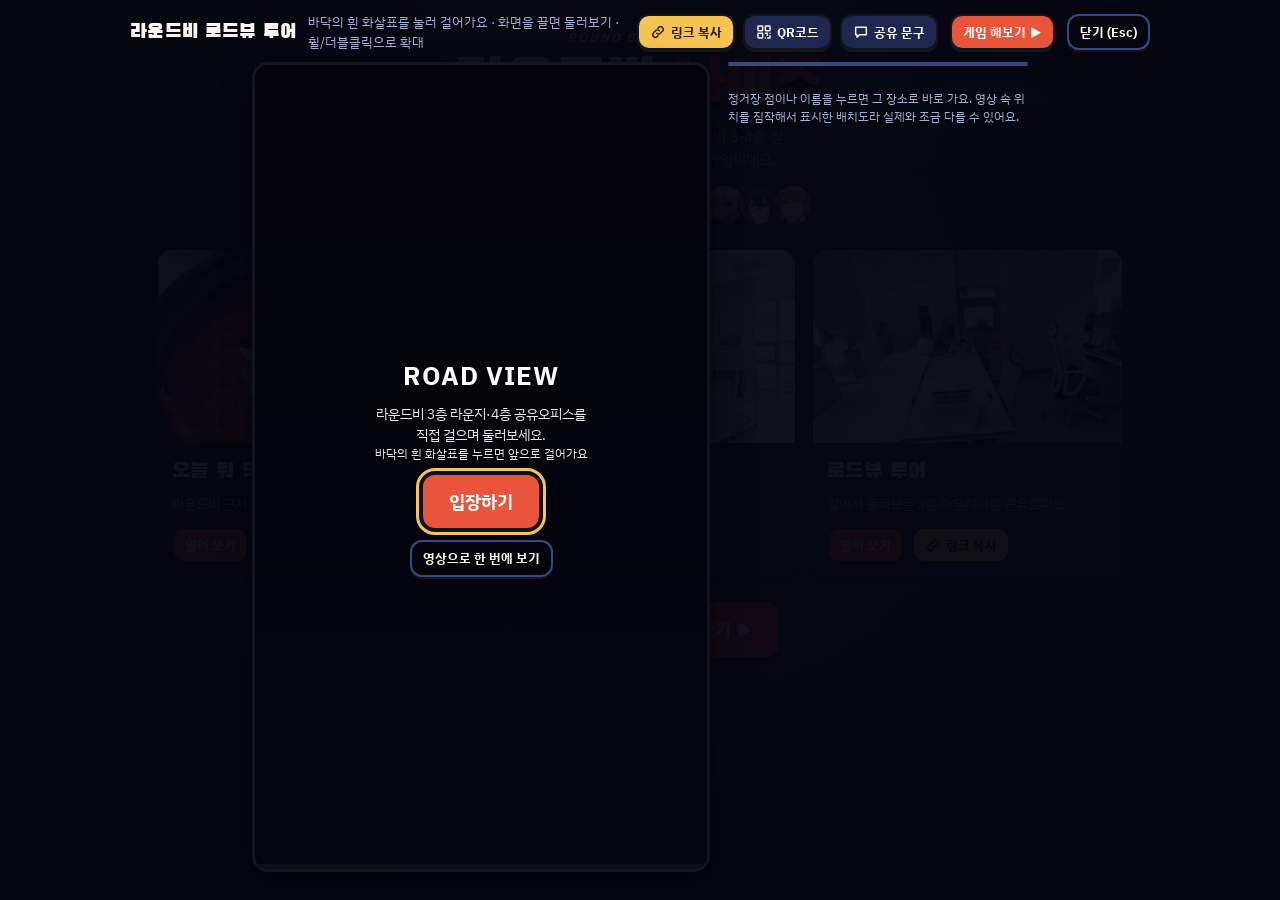
<file: road/index.html>
<!doctype html>
<html lang="ko">
<head>
<meta charset="utf-8">
<meta name="viewport" content="width=device-width,initial-scale=1">
<title>로드뷰 투어 · 라운드비 나이츠</title>
<meta name="description" content="바닥의 화살표를 눌러 3층 라운지와 4층 공유오피스를 직접 걸어 보세요. 15개 정거장, 2분 영상으로도 볼 수 있어요.">
<link rel="canonical" href="https://ksinvaid.github.io/roundb-night-defense/road/">
<meta property="og:type" content="website">
<meta property="og:site_name" content="라운드비 나이츠">
<meta property="og:title" content="로드뷰 투어 — 걸어서 둘러보는 라운드비">
<meta property="og:description" content="바닥의 화살표를 눌러 3층 라운지와 4층 공유오피스를 직접 걸어 보세요. 15개 정거장, 2분 영상으로도 볼 수 있어요.">
<meta property="og:url" content="https://ksinvaid.github.io/roundb-night-defense/road/">
<meta property="og:locale" content="ko_KR">
<meta property="og:image" content="https://ksinvaid.github.io/roundb-night-defense/road/og.jpg">
<meta property="og:image:type" content="image/jpeg">
<meta property="og:image:width" content="1200">
<meta property="og:image:height" content="630">
<meta property="og:image:alt" content="로드뷰 투어 — 화살표를 눌러 걸어서 둘러보는 라운드비">
<meta name="twitter:card" content="summary_large_image">
<meta name="twitter:title" content="로드뷰 투어 — 걸어서 둘러보는 라운드비">
<meta name="twitter:description" content="바닥의 화살표를 눌러 3층 라운지와 4층 공유오피스를 직접 걸어 보세요. 15개 정거장, 2분 영상으로도 볼 수 있어요.">
<meta name="twitter:image" content="https://ksinvaid.github.io/roundb-night-defense/road/og.jpg">
<meta name="twitter:image:alt" content="로드뷰 투어 — 화살표를 눌러 걸어서 둘러보는 라운드비">
<meta name="theme-color" content="#0b0e1d">
<link rel="icon" type="image/png" sizes="192x192" href="../img/icon-192.png">
<link rel="icon" type="image/png" sizes="32x32" href="../img/favicon-32.png">
<link rel="apple-touch-icon" sizes="180x180" href="../img/apple-touch-icon.png">
<noscript><meta http-equiv="refresh" content="4;url=../?p=road"></noscript>
<style>
html{background:#0b0e1d;color-scheme:dark}
body{margin:0;min-height:100vh;min-height:100dvh;display:grid;place-items:center;padding:20px;box-sizing:border-box;background:radial-gradient(ellipse at 50% 20%,#1f2750 0%,#0b0e1d 70%);color:#faf6ee;font:16px/1.6 "Malgun Gothic","Apple SD Gothic Neo","Noto Sans KR",sans-serif;text-align:center}
main{max-width:460px;display:grid;gap:14px;justify-items:center}
img{width:96px;height:96px;border-radius:50%;border:3px solid #f6c453}
h1{margin:0;font-size:28px;line-height:1.25;word-break:keep-all}
p{margin:0;color:#a8b0d2;word-break:keep-all}
a.go{display:inline-block;padding:12px 24px;border-radius:14px;border:2px solid #14141c;background:#e8553a;color:#fff;font-weight:700;text-decoration:none;box-shadow:0 3px 0 #14141c}
small{color:#7782ad}
</style>
<script>
(function () {
  var go = "../?p=road";
  try { var q = new URLSearchParams(location.search); q.set("p", "road"); q.delete("v"); go = "../?" + q.toString() + location.hash; } catch (e) {}
  location.replace(go);
})();
</script>
</head>
<body>
<main>
<img src="../img/icon-192.png" alt="" width="96" height="96">
<h1>로드뷰 투어</h1>
<p>바닥의 화살표를 눌러 3층 라운지와 4층 공유오피스를 직접 걸어 보세요. 15개 정거장, 2분 영상으로도 볼 수 있어요.</p>
<a class="go" href="../?p=road">바로 열기</a>
<small>라운드비 나이츠 · 동대문 공유오피스 라운드비</small>
</main>
</body>
</html>
</file>
